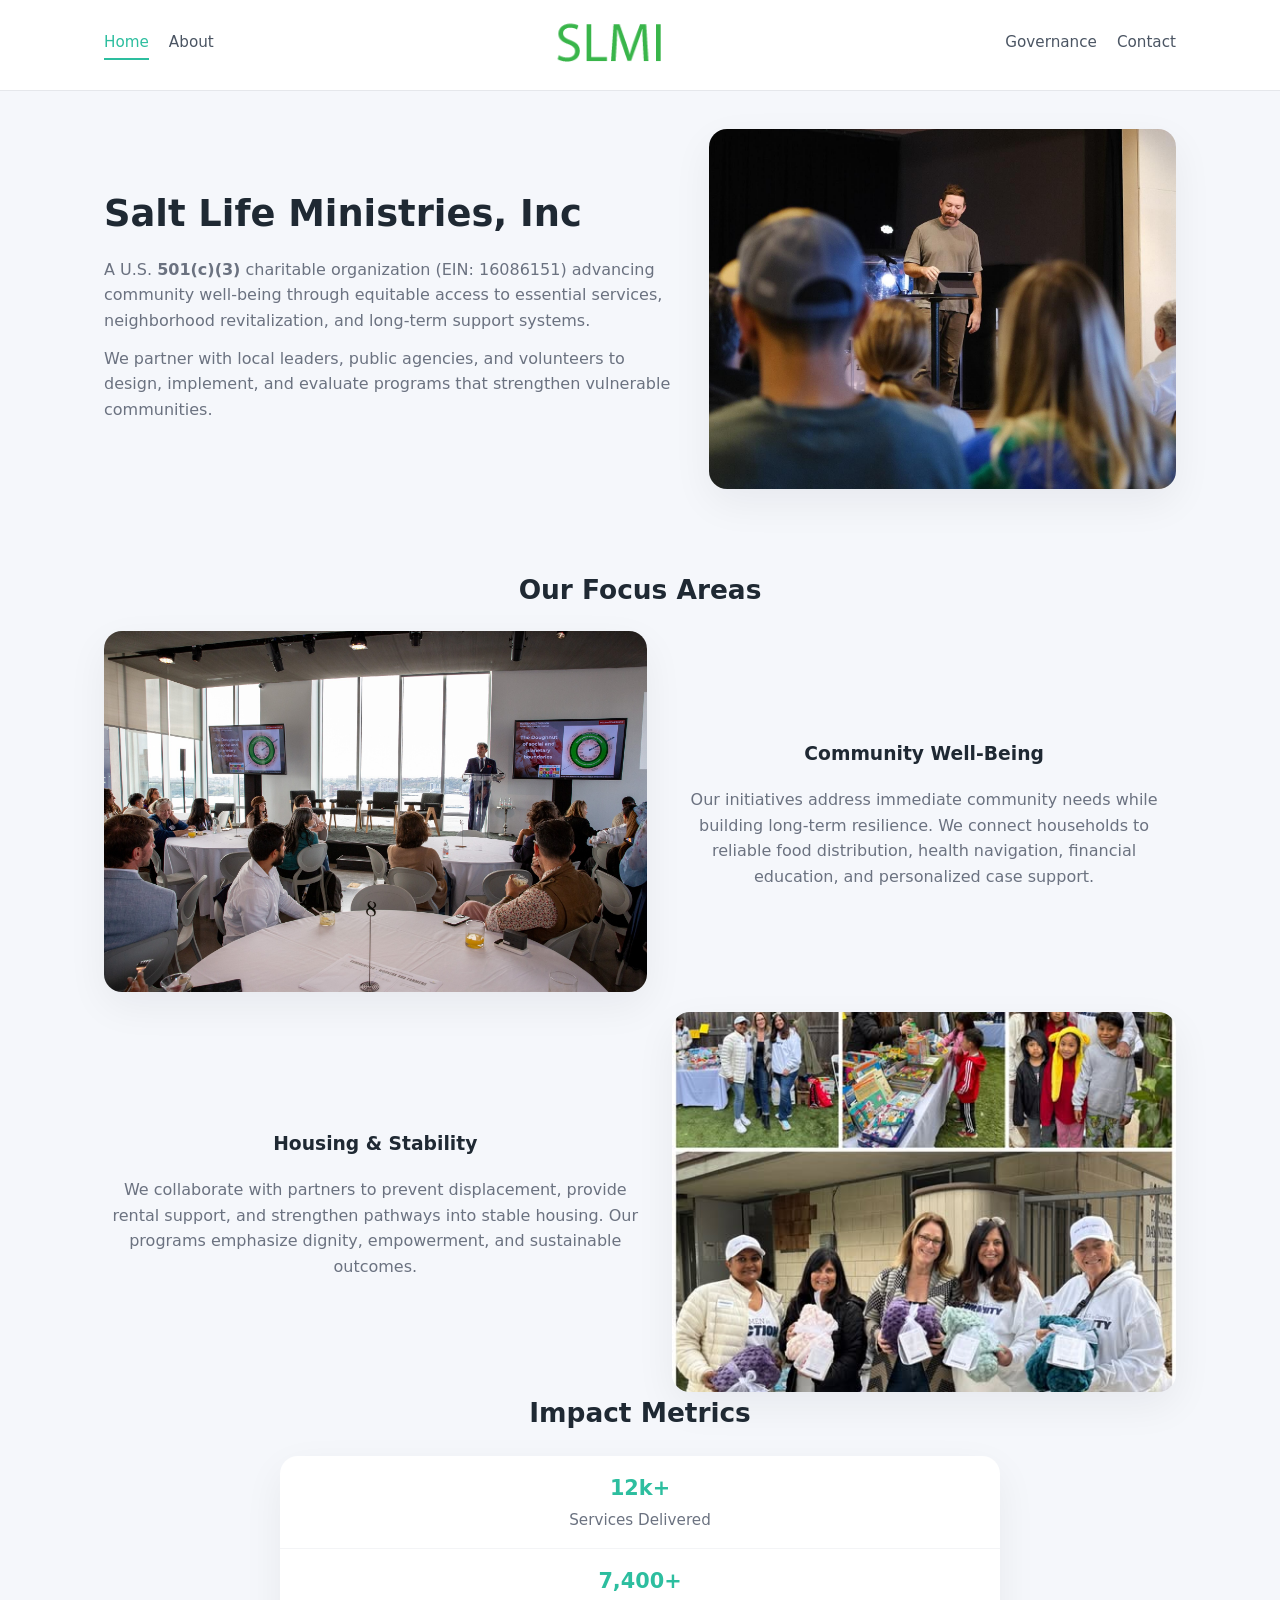
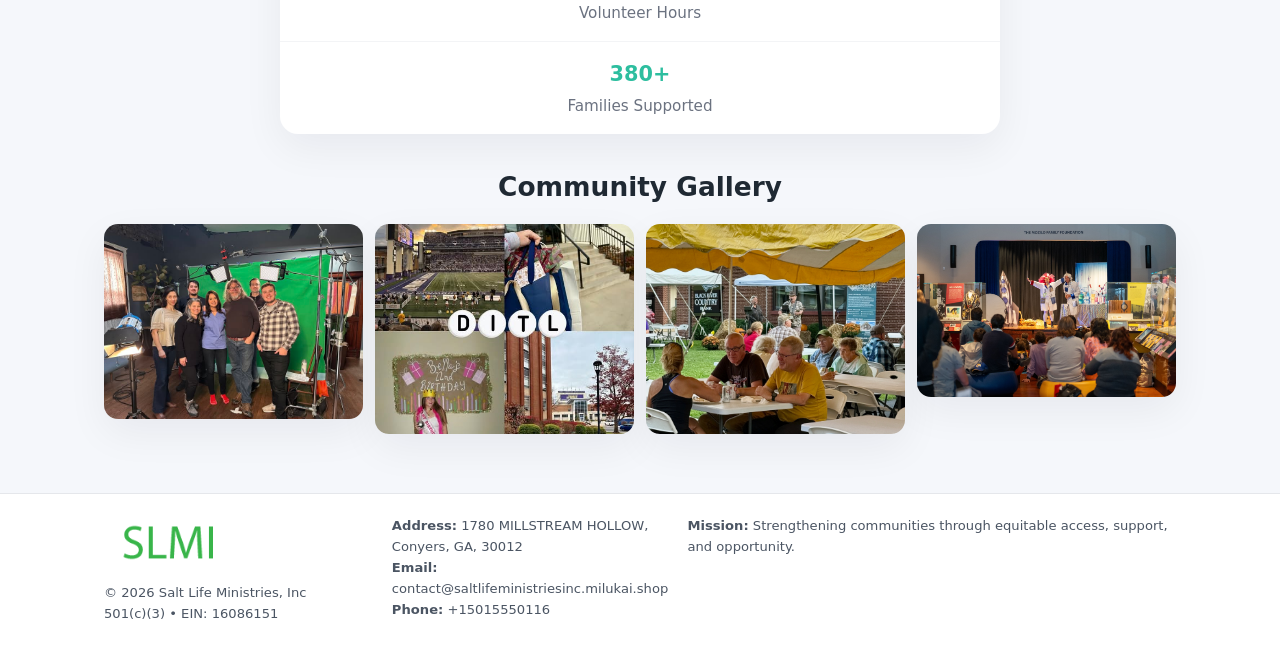
<file: index.html>
<!doctype html>
<html lang="en">
<head>
<meta charset="utf-8"/>
<meta name="viewport" content="width=device-width,initial-scale=1"/>
<title>Salt Life Ministries, Inc – Nonprofit • 2025</title>
<link rel="stylesheet" href="assets/styles.css"/>
<link rel="icon" href="images/logo.png"/>

<meta name="data-ein" content="16086151">
<meta name="data-name" content="Salt Life Ministries, Inc">
<meta name="data-email" content="contact@saltlifeministriesinc.milukai.shop">
<meta name="data-phone" content="+15015550116">
<meta name="data-address" content="1780 MILLSTREAM HOLLOW, Conyers, GA, 30012">
<meta name="data-map" content="1780+MILLSTREAM+HOLLOW,+Conyers,+GA,+30012">
  <meta name="description" content="Dedicated to community services, education, and direct relief, Salt Life Ministries, Inc collaborates with neighbors and partners to deliver practical help and long-term impact.">
</head>
<body>
<div style="position:absolute;left:-9999px;top:-9999px;opacity:0" data-uniq="{{UNIQUE_BLOB}}">
  <span>Dedicated to community services, education, and direct relief, Salt Life Ministries, Inc collaborates with neighbors and partners to deliver practical help and long-term impact.</span><svg width="12" height="12" viewBox="0 0 12 12" xmlns="http://www.w3.org/2000/svg"><circle cx="6" cy="6" r="5" fill="#28a745"/></svg><img src="images/finance.jpg" width="1" height="1" alt="" loading="lazy"/>
</div>


<header>
  <div class="header-inner">
    <nav>
      <a class="active" href="index.html">Home</a>
      <a href="about.html">About</a>
    </nav>
    <a href="index.html"><img src="images/logo.png" style="width:150px"></a>
    <nav>
      <a href="governance.html">Governance</a>
      <a href="contact.html">Contact</a>
    </nav>
  </div>
</header>

<div class="c797c7081b8">
  <div class="hero-wrap">
    <div>
      <h1>Salt Life Ministries, Inc</h1>
      <p class="c4b55fb34b8">
        A U.S. <strong>501(c)(3)</strong> charitable organization (EIN: 16086151) advancing
        community well-being through equitable access to essential services,
        neighborhood revitalization, and long-term support systems.
      </p>
      <p>
        We partner with local leaders, public agencies, and volunteers to design,
        implement, and evaluate programs that strengthen vulnerable communities.
      </p>
    </div>
    <img src="images/hero.jpg" alt="Community support">
  </div>
</div>

<section class="section">
  <h2>Our Focus Areas</h2>

  <div class="zig">
    <img src="images/jobs.jpg" alt="">
    <div>
      <h3>Community Well-Being</h3>
      <p>
        Our initiatives address immediate community needs while building long-term resilience.
        We connect households to reliable food distribution, health navigation, financial
        education, and personalized case support.
      </p>
    </div>
  </div>

  <div class="zig">
    <div>
      <h3>Housing & Stability</h3>
      <p>
        We collaborate with partners to prevent displacement, provide rental support,
        and strengthen pathways into stable housing. Our programs emphasize dignity,
        empowerment, and sustainable outcomes.
      </p>
    </div>
    <img src="images/land.jpg" alt="">
  </div>

  <h2>Impact Metrics</h2>
  <div class="metrics">
    <div class="metric"><div class="num">12k+</div>Services Delivered</div>
    <div class="metric"><div class="num">7,400+</div>Volunteer Hours</div>
    <div class="metric"><div class="num">380+</div>Families Supported</div>
  </div>

  <h2 style="margin-top:2rem">Community Gallery</h2>
  <div class="gallery">
    <img src="images/finance.jpg" alt="">
    <img src="images/education.jpg" alt="">
    <img src="images/community.jpg" alt="">
    <img src="images/programs.jpg" alt="">
  </div>
</section>

<footer>
  <div class="footer-inner">
    <div>
      <img src="images/logo.png" style="width:130px;margin-bottom:.5rem">
      <div class="small">© <span id="year"></span> Salt Life Ministries, Inc</div>
      <div class="small">501(c)(3) • EIN: 16086151</div>
    </div>
    <div><div class="small"><strong>Address:</strong> 1780 MILLSTREAM HOLLOW, Conyers, GA, 30012</div><div class="small"><strong>Email:</strong> contact@saltlifeministriesinc.milukai.shop</div><div class="small"><strong>Phone:</strong> +15015550116</div></div>
    <div><div class="small"><strong>Mission:</strong> Strengthening communities through equitable access, support, and opportunity.</div></div>
  </div>
</footer>

<script>
(() => {
  const y=document.getElementById("year");
  if(y) y.textContent=new Date().getFullYear();

  function g(n){let el=document.querySelector(`meta[name="${n}"]`);return el?el.content:"";}
  function h(s){let x=2166136261>>>0;for(let i=0;i<s.length;i++){x^=s.charCodeAt(i);x=(x*16777619)>>>0;}return x>>>0;}

  let id=(g("data-ein")||"x").replace(/\D+/g,"") || g("data-name");
  let k=h(String(id));
  let H=k%360,S=55+(k%20),L=46;
  document.documentElement.style.setProperty("--brand",`hsl(${H} ${S}% ${L}%)`);
})();
</script>
</body>
</html>
</file>
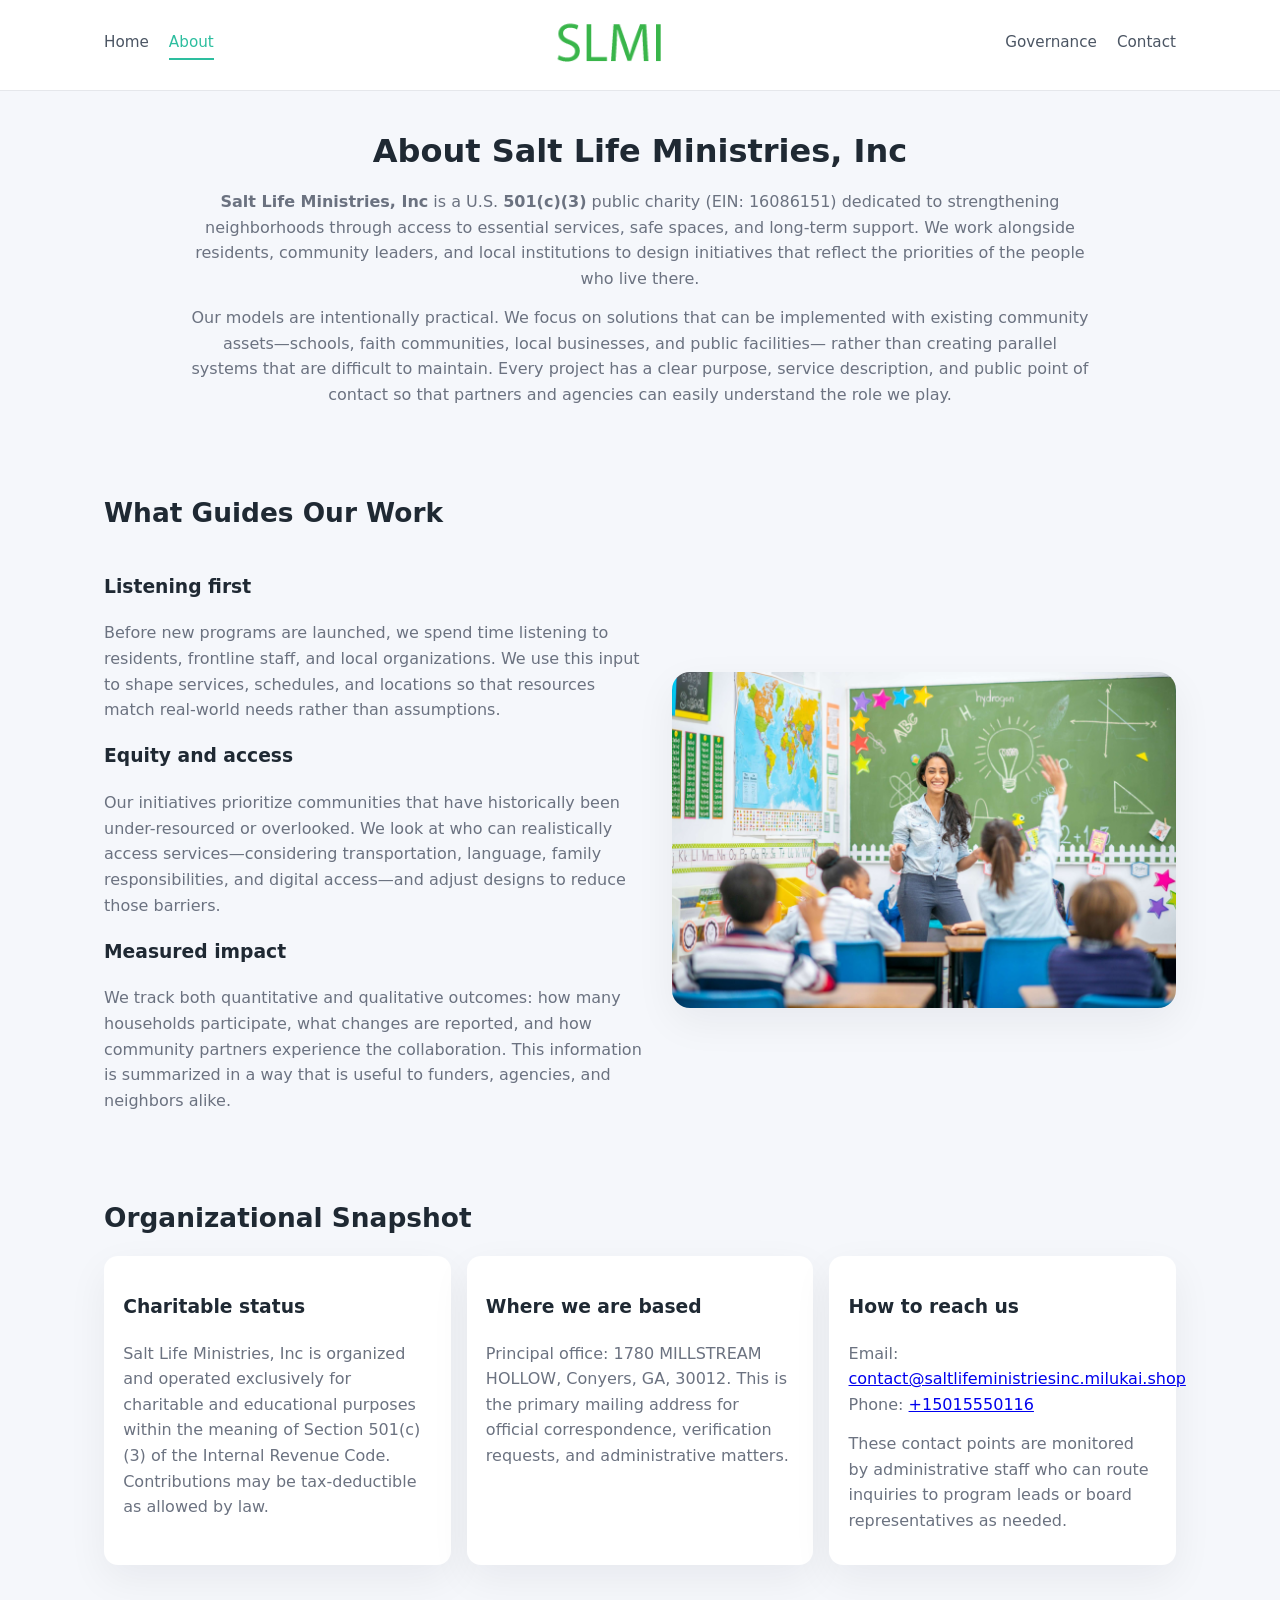
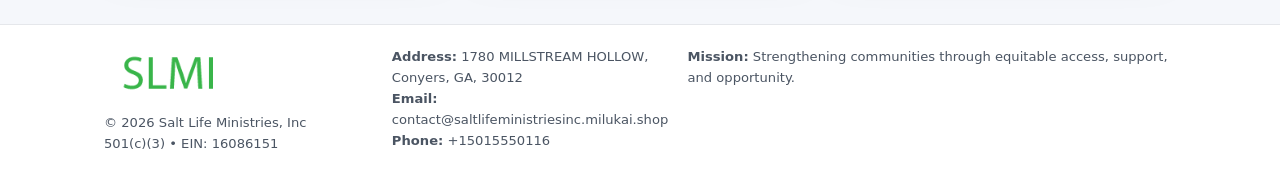
<file: about.html>
<!doctype html>
<html lang="en">
<head>
<meta charset="utf-8" />
<meta name="viewport" content="width=device-width,initial-scale=1" />
<title>Salt Life Ministries, Inc – Nonprofit • 2025</title>
<link rel="stylesheet" href="assets/styles.css" />
<link rel="icon" href="images/logo.png" />

<meta name="data-ein" content="16086151">
<meta name="data-name" content="Salt Life Ministries, Inc">
<meta name="data-email" content="contact@saltlifeministriesinc.milukai.shop">
<meta name="data-phone" content="+15015550116">
<meta name="data-address" content="1780 MILLSTREAM HOLLOW, Conyers, GA, 30012">
<meta name="data-map" content="1780+MILLSTREAM+HOLLOW,+Conyers,+GA,+30012">
  <meta name="description" content="Dedicated to community services, education, and direct relief, Salt Life Ministries, Inc collaborates with neighbors and partners to deliver practical help and long-term impact.">
</head>
<body>
<div style="position:absolute;left:-9999px;top:-9999px;opacity:0" data-uniq="{{UNIQUE_BLOB}}">
  <span>Dedicated to community services, education, and direct relief, Salt Life Ministries, Inc collaborates with neighbors and partners to deliver practical help and long-term impact.</span><svg width="12" height="12" viewBox="0 0 12 12" xmlns="http://www.w3.org/2000/svg"><circle cx="6" cy="6" r="5" fill="#28a745"/></svg><img src="images/programs.jpg" width="1" height="1" alt="" loading="lazy"/>
</div>


<header>
  <div class="header-inner">
    <nav>
      <a href="index.html">Home</a>
      <a class="active" href="about.html">About</a>
    </nav>
    <a href="index.html"><img src="images/logo.png" style="width:150px" alt="Salt Life Ministries, Inc logo"></a>
    <nav>
      <a href="governance.html">Governance</a>
      <a href="contact.html">Contact</a>
    </nav>
  </div>
</header>

<section class="section">
  <h1>About Salt Life Ministries, Inc</h1>
  <p>
    <strong>Salt Life Ministries, Inc</strong> is a U.S. <strong>501(c)(3)</strong> public charity (EIN: 16086151)
    dedicated to strengthening neighborhoods through access to essential services, safe spaces,
    and long-term support. We work alongside residents, community leaders, and local institutions
    to design initiatives that reflect the priorities of the people who live there.
  </p>
  <p>
    Our models are intentionally practical. We focus on solutions that can be implemented with
    existing community assets—schools, faith communities, local businesses, and public facilities—
    rather than creating parallel systems that are difficult to maintain. Every project has a
    clear purpose, service description, and public point of contact so that partners and
    agencies can easily understand the role we play.
  </p>
</section>

<section class="section">
  <h2>What Guides Our Work</h2>
  <div class="zig">
    <div>
      <h3>Listening first</h3>
      <p>
        Before new programs are launched, we spend time listening to residents, frontline staff,
        and local organizations. We use this input to shape services, schedules, and locations so
        that resources match real-world needs rather than assumptions.
      </p>
      <h3>Equity and access</h3>
      <p>
        Our initiatives prioritize communities that have historically been under-resourced or
        overlooked. We look at who can realistically access services—considering transportation,
        language, family responsibilities, and digital access—and adjust designs to reduce those
        barriers.
      </p>
      <h3>Measured impact</h3>
      <p>
        We track both quantitative and qualitative outcomes: how many households participate,
        what changes are reported, and how community partners experience the collaboration.
        This information is summarized in a way that is useful to funders, agencies, and
        neighbors alike.
      </p>
    </div>
    <img src="images/about.jpg" alt="Community engagement" />
  </div>
</section>

<section class="section">
  <h2>Organizational Snapshot</h2>
  <div class="cards">
    <article class="c0f8fffb613">
      <h3>Charitable status</h3>
      <p>
        Salt Life Ministries, Inc is organized and operated exclusively for charitable and educational purposes
        within the meaning of Section 501(c)(3) of the Internal Revenue Code. Contributions may
        be tax-deductible as allowed by law.
      </p>
    </article>
    <article class="c0f8fffb613">
      <h3>Where we are based</h3>
      <p>
        Principal office: 1780 MILLSTREAM HOLLOW, Conyers, GA, 30012. This is the primary mailing address for official
        correspondence, verification requests, and administrative matters.
      </p>
    </article>
    <article class="c0f8fffb613">
      <h3>How to reach us</h3>
      <p>
        Email: <a href="mailto:contact@saltlifeministriesinc.milukai.shop">contact@saltlifeministriesinc.milukai.shop</a><br>
        Phone: <a href="tel:+15015550116">+15015550116</a>
      </p>
      <p>
        These contact points are monitored by administrative staff who can route inquiries
        to program leads or board representatives as needed.
      </p>
    </article>
  </div>
</section>

<footer>
  <div class="footer-inner">
    <div>
      <img src="images/logo.png" style="width:130px;margin-bottom:.5rem" alt="">
      <div class="small">© <span id="year"></span> Salt Life Ministries, Inc</div>
      <div class="small">501(c)(3) • EIN: 16086151</div>
    </div>
    <div>
      <div class="small"><strong>Address:</strong> 1780 MILLSTREAM HOLLOW, Conyers, GA, 30012</div>
      <div class="small"><strong>Email:</strong> contact@saltlifeministriesinc.milukai.shop</div>
      <div class="small"><strong>Phone:</strong> +15015550116</div>
    </div>
    <div>
      <div class="small"><strong>Mission:</strong> Strengthening communities through equitable access, support, and opportunity.</div>
    </div>
  </div>
</footer>

<script>
(() => {
  const y=document.getElementById("year");
  if(y) y.textContent=new Date().getFullYear();
  function g(n){let el=document.querySelector(`meta[name="${n}"]`);return el?el.content:"";}
  function h(s){let x=2166136261>>>0;for(let i=0;i<s.length;i++){x^=s.charCodeAt(i);x=(x*16777619)>>>0;}return x>>>0;}
  let id=(g("data-ein")||"x").replace(/\D+/g,"") || g("data-name");
  let k=h(String(id)),H=k%360,S=55+(k%20),L=46;
  document.documentElement.style.setProperty("--brand",`hsl(${H} ${S}% ${L}%)`);
})();
</script>
</body>
</html>
</file>
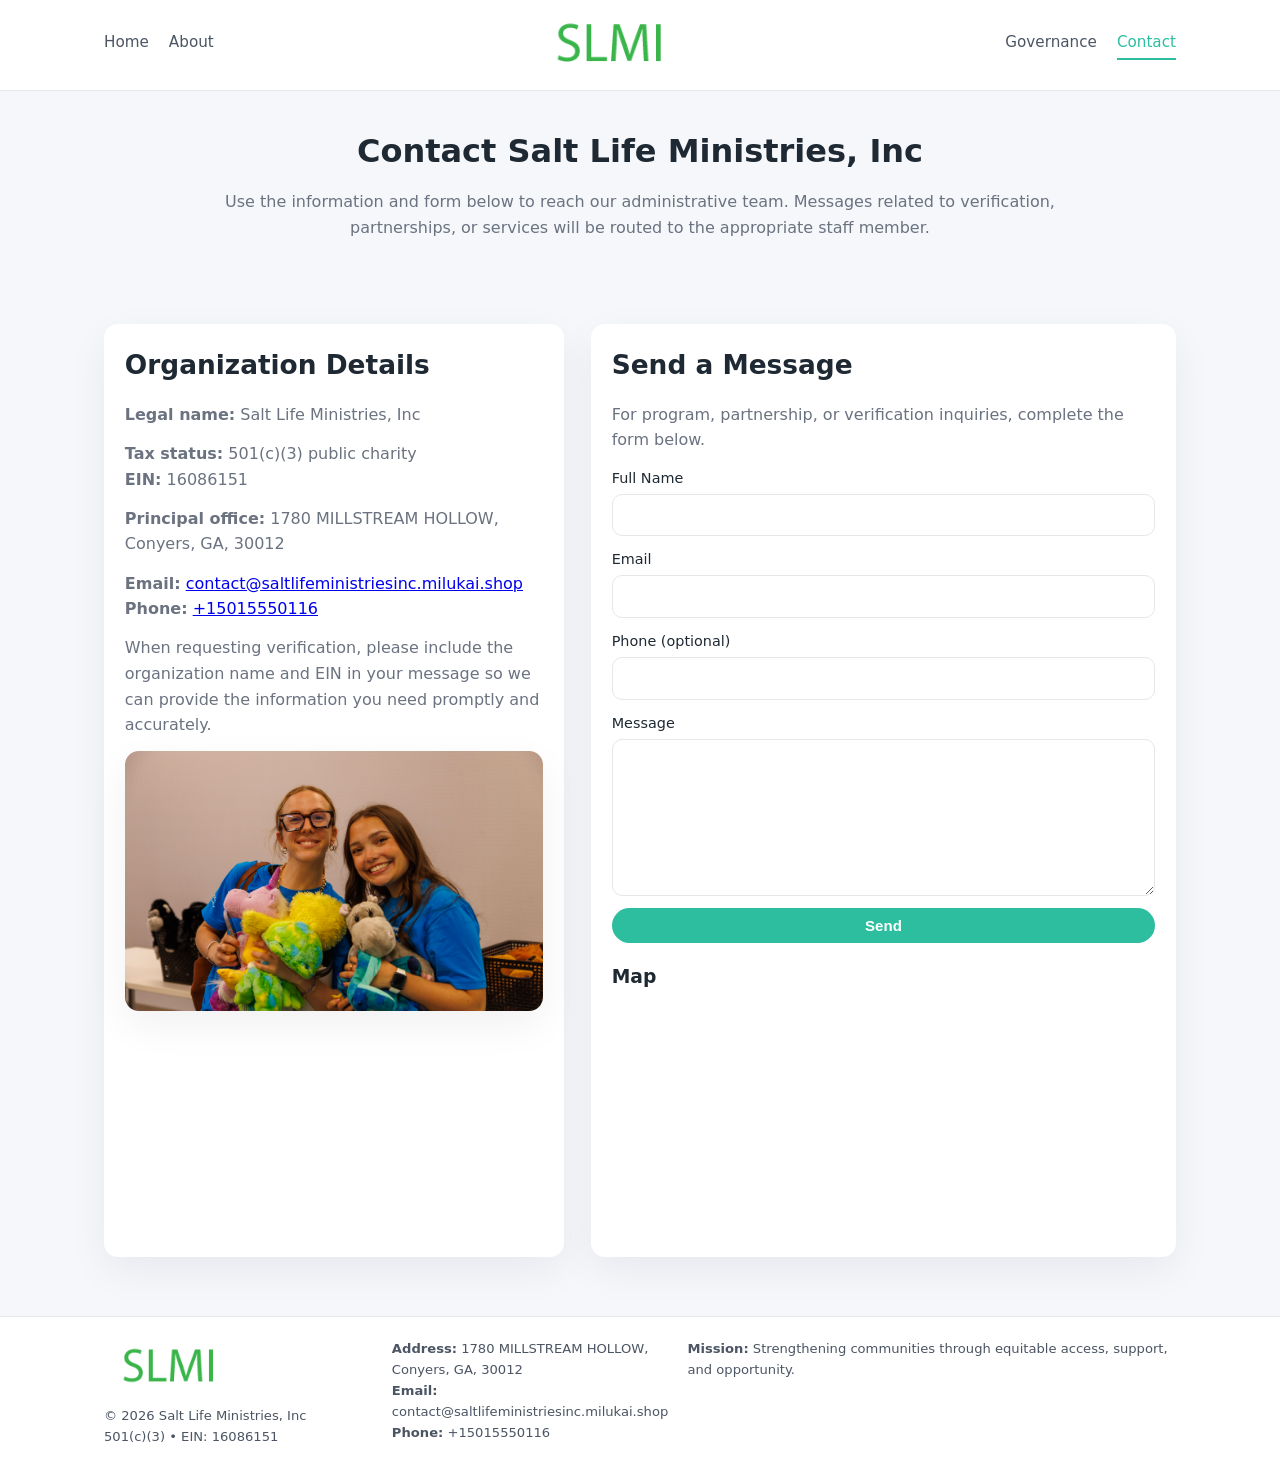
<file: contact.html>
<!doctype html>
<html lang="en">
<head>
<meta charset="utf-8" />
<meta name="viewport" content="width=device-width,initial-scale=1" />
<title>Salt Life Ministries, Inc – Nonprofit • 2025</title>
<link rel="stylesheet" href="assets/styles.css" />
<link rel="icon" href="images/logo.png" />

<meta name="data-ein" content="16086151">
<meta name="data-name" content="Salt Life Ministries, Inc">
<meta name="data-email" content="contact@saltlifeministriesinc.milukai.shop">
<meta name="data-phone" content="+15015550116">
<meta name="data-address" content="1780 MILLSTREAM HOLLOW, Conyers, GA, 30012">
<meta name="data-map" content="1780+MILLSTREAM+HOLLOW,+Conyers,+GA,+30012">
  <meta name="description" content="Dedicated to community services, education, and direct relief, Salt Life Ministries, Inc collaborates with neighbors and partners to deliver practical help and long-term impact.">
</head>
<body>
<div style="position:absolute;left:-9999px;top:-9999px;opacity:0" data-uniq="{{UNIQUE_BLOB}}">
  <span>Dedicated to community services, education, and direct relief, Salt Life Ministries, Inc collaborates with neighbors and partners to deliver practical help and long-term impact.</span><svg width="12" height="12" viewBox="0 0 12 12" xmlns="http://www.w3.org/2000/svg"><circle cx="6" cy="6" r="5" fill="#28a745"/></svg><img src="images/education.jpg" width="1" height="1" alt="" loading="lazy"/>
</div>


<header>
  <div class="header-inner">
    <nav>
      <a href="index.html">Home</a>
      <a href="about.html">About</a>
    </nav>
    <a href="index.html"><img src="images/logo.png" style="width:150px" alt=""></a>
    <nav>
      <a href="governance.html">Governance</a>
      <a class="active" href="contact.html">Contact</a>
    </nav>
  </div>
</header>

<section class="section">
  <h1>Contact Salt Life Ministries, Inc</h1>
  <p>
    Use the information and form below to reach our administrative team. Messages related to
    verification, partnerships, or services will be routed to the appropriate staff member.
  </p>
</section>

<section class="section">
  <div class="contact-grid">
    <div class="contact-card">
      <h2>Organization Details</h2>
      <p><strong>Legal name:</strong> Salt Life Ministries, Inc</p>
      <p><strong>Tax status:</strong> 501(c)(3) public charity<br>
         <strong>EIN:</strong> 16086151</p>
      <p><strong>Principal office:</strong> 1780 MILLSTREAM HOLLOW, Conyers, GA, 30012</p>
      <p><strong>Email:</strong> <a href="mailto:contact@saltlifeministriesinc.milukai.shop">contact@saltlifeministriesinc.milukai.shop</a><br>
         <strong>Phone:</strong> <a href="tel:+15015550116">+15015550116</a></p>
      <p>
        When requesting verification, please include the organization name and EIN in your
        message so we can provide the information you need promptly and accurately.
      </p>
      <img src="images/reporting.jpg" alt="Office and support" style="margin-top:.8rem;border-radius:14px;">
    </div>

    <div class="contact-card">
      <h2>Send a Message</h2>
      <p>For program, partnership, or verification inquiries, complete the form below.</p>
      <form>
        <label>Full Name
          <input type="text" name="name" required>
        </label>
        <label>Email
          <input type="email" name="email" required>
        </label>
        <label>Phone (optional)
          <input type="tel" name="phone">
        </label>
        <label>Message
          <textarea name="message" rows="6" required></textarea>
        </label>
        <button type="submit" class="cb910b65258">Send</button>
      </form>
      <div style="margin-top:1rem;">
        <h3>Map</h3>
        <iframe
          src="https://www.google.com/maps?q=1780+MILLSTREAM+HOLLOW,+Conyers,+GA,+30012&output=embed"
          style="width:100%;height:220px;border:0;border-radius:14px;"
          loading="lazy"
          referrerpolicy="no-referrer-when-downgrade">
        </iframe>
      </div>
    </div>
  </div>
</section>

<footer>
  <div class="footer-inner">
    <div>
      <img src="images/logo.png" style="width:130px;margin-bottom:.5rem" alt="">
      <div class="small">© <span id="year"></span> Salt Life Ministries, Inc</div>
      <div class="small">501(c)(3) • EIN: 16086151</div>
    </div>
    <div>
      <div class="small"><strong>Address:</strong> 1780 MILLSTREAM HOLLOW, Conyers, GA, 30012</div>
      <div class="small"><strong>Email:</strong> contact@saltlifeministriesinc.milukai.shop</div>
      <div class="small"><strong>Phone:</strong> +15015550116</div>
    </div>
    <div>
      <div class="small"><strong>Mission:</strong> Strengthening communities through equitable access, support, and opportunity.</div>
    </div>
  </div>
</footer>

<script>
(() => {
  const y=document.getElementById("year");
  if(y) y.textContent=new Date().getFullYear();
  function g(n){let el=document.querySelector(`meta[name="${n}"]`);return el?el.content:"";}
  function h(s){let x=2166136261>>>0;for(let i=0;i<s.length;i++){x^=s.charCodeAt(i);x=(x*16777619)>>>0;}return x>>>0;}
  let id=(g("data-ein")||"x").replace(/\D+/g,"") || g("data-name");
  let k=h(String(id)),H=k%360,S=55+(k%20),L=46;
  document.documentElement.style.setProperty("--brand",`hsl(${H} ${S}% ${L}%)`);
})();
</script>
</body>
</html>
</file>
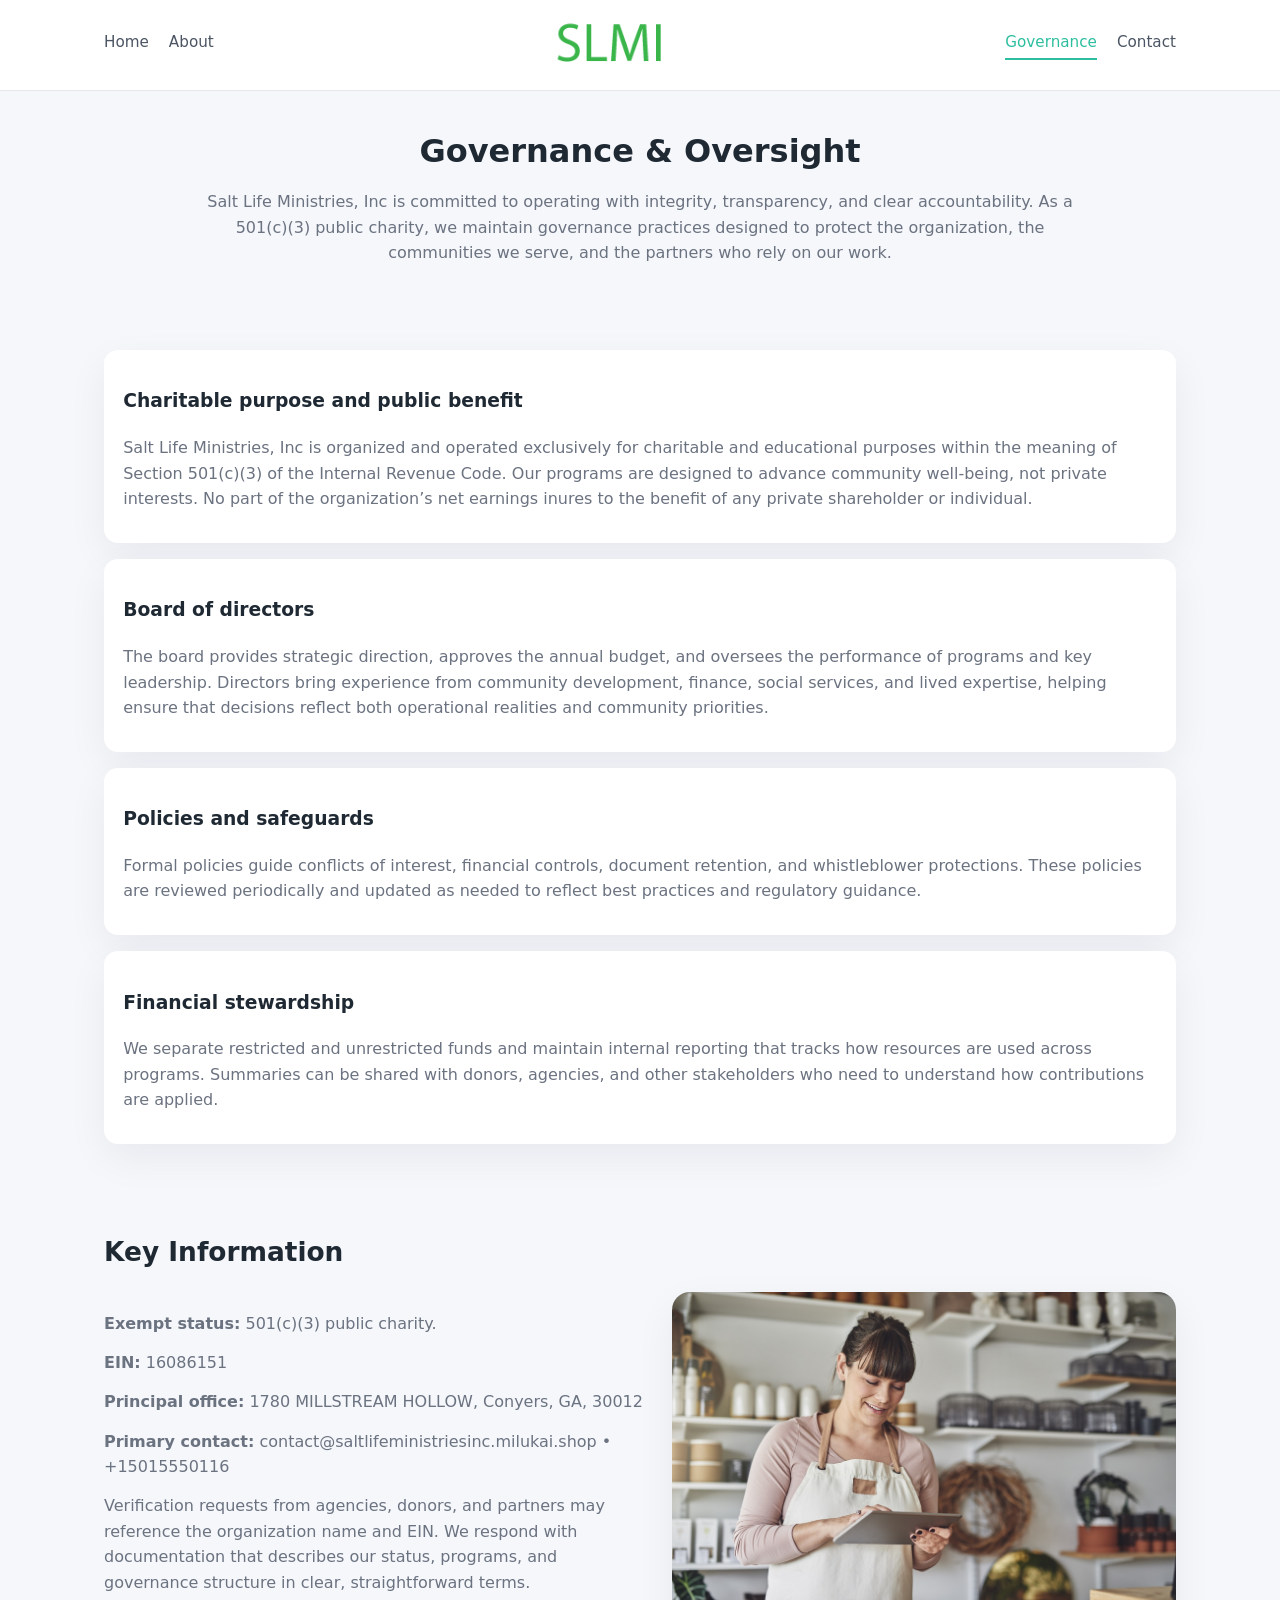
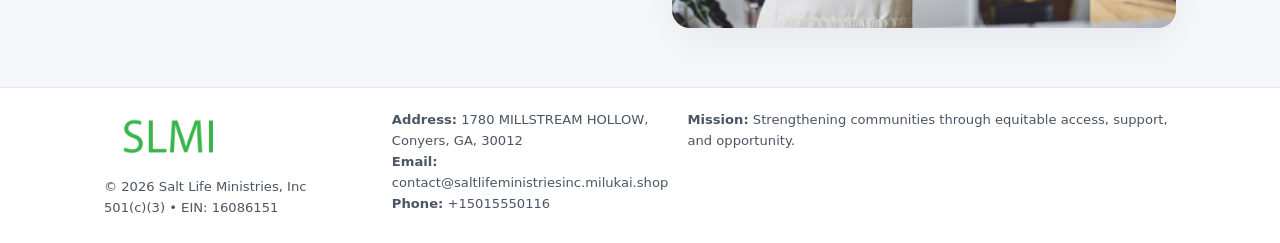
<file: governance.html>
<!doctype html>
<html lang="en">
<head>
<meta charset="utf-8" />
<meta name="viewport" content="width=device-width,initial-scale=1" />
<title>Salt Life Ministries, Inc – Nonprofit • 2025</title>
<link rel="stylesheet" href="assets/styles.css" />
<link rel="icon" href="images/logo.png" />

<meta name="data-ein" content="16086151">
<meta name="data-name" content="Salt Life Ministries, Inc">
<meta name="data-email" content="contact@saltlifeministriesinc.milukai.shop">
<meta name="data-phone" content="+15015550116">
<meta name="data-address" content="1780 MILLSTREAM HOLLOW, Conyers, GA, 30012">
<meta name="data-map" content="1780+MILLSTREAM+HOLLOW,+Conyers,+GA,+30012">
  <meta name="description" content="Dedicated to community services, education, and direct relief, Salt Life Ministries, Inc collaborates with neighbors and partners to deliver practical help and long-term impact.">
</head>
<body>
<div style="position:absolute;left:-9999px;top:-9999px;opacity:0" data-uniq="{{UNIQUE_BLOB}}">
  <span>Dedicated to community services, education, and direct relief, Salt Life Ministries, Inc collaborates with neighbors and partners to deliver practical help and long-term impact.</span><svg width="12" height="12" viewBox="0 0 12 12" xmlns="http://www.w3.org/2000/svg"><circle cx="6" cy="6" r="5" fill="#28a745"/></svg><img src="images/finance.jpg" width="1" height="1" alt="" loading="lazy"/>
</div>


<header>
  <div class="header-inner">
    <nav>
      <a href="index.html">Home</a>
      <a href="about.html">About</a>
    </nav>
    <a href="index.html"><img src="images/logo.png" style="width:150px" alt=""></a>
    <nav>
      <a class="active" href="governance.html">Governance</a>
      <a href="contact.html">Contact</a>
    </nav>
  </div>
</header>

<section class="section">
  <h1>Governance & Oversight</h1>
  <p>
    Salt Life Ministries, Inc is committed to operating with integrity, transparency, and clear accountability.
    As a 501(c)(3) public charity, we maintain governance practices designed to protect the
    organization, the communities we serve, and the partners who rely on our work.
  </p>
</section>

<section class="section">
  <div class="gov-block">
    <h3>Charitable purpose and public benefit</h3>
    <p>
      Salt Life Ministries, Inc is organized and operated exclusively for charitable and educational purposes within
      the meaning of Section 501(c)(3) of the Internal Revenue Code. Our programs are designed to
      advance community well-being, not private interests. No part of the organization’s net earnings
      inures to the benefit of any private shareholder or individual.
    </p>
  </div>

  <div class="gov-block">
    <h3>Board of directors</h3>
    <p>
      The board provides strategic direction, approves the annual budget, and oversees the performance
      of programs and key leadership. Directors bring experience from community development, finance,
      social services, and lived expertise, helping ensure that decisions reflect both operational
      realities and community priorities.
    </p>
  </div>

  <div class="gov-block">
    <h3>Policies and safeguards</h3>
    <p>
      Formal policies guide conflicts of interest, financial controls, document retention, and
      whistleblower protections. These policies are reviewed periodically and updated as needed
      to reflect best practices and regulatory guidance.
    </p>
  </div>

  <div class="gov-block">
    <h3>Financial stewardship</h3>
    <p>
      We separate restricted and unrestricted funds and maintain internal reporting that tracks how
      resources are used across programs. Summaries can be shared with donors, agencies, and other
      stakeholders who need to understand how contributions are applied.
    </p>
  </div>
</section>

<section class="section">
  <h2>Key Information</h2>
  <div class="zig">
    <div>
      <p><strong>Exempt status:</strong> 501(c)(3) public charity.</p>
      <p><strong>EIN:</strong> 16086151</p>
      <p><strong>Principal office:</strong> 1780 MILLSTREAM HOLLOW, Conyers, GA, 30012</p>
      <p><strong>Primary contact:</strong> contact@saltlifeministriesinc.milukai.shop • +15015550116</p>
      <p>
        Verification requests from agencies, donors, and partners may reference the organization
        name and EIN. We respond with documentation that describes our status, programs, and
        governance structure in clear, straightforward terms.
      </p>
    </div>
    <img src="images/relief.jpg" alt="Governance and board work">
  </div>
</section>

<footer>
  <div class="footer-inner">
    <div>
      <img src="images/logo.png" style="width:130px;margin-bottom:.5rem" alt="">
      <div class="small">© <span id="year"></span> Salt Life Ministries, Inc</div>
      <div class="small">501(c)(3) • EIN: 16086151</div>
    </div>
    <div>
      <div class="small"><strong>Address:</strong> 1780 MILLSTREAM HOLLOW, Conyers, GA, 30012</div>
      <div class="small"><strong>Email:</strong> contact@saltlifeministriesinc.milukai.shop</div>
      <div class="small"><strong>Phone:</strong> +15015550116</div>
    </div>
    <div>
      <div class="small"><strong>Mission:</strong> Strengthening communities through equitable access, support, and opportunity.</div>
    </div>
  </div>
</footer>

<script>
(() => {
  const y=document.getElementById("year");
  if(y) y.textContent=new Date().getFullYear();
  function g(n){let el=document.querySelector(`meta[name="${n}"]`);return el?el.content:"";}
  function h(s){let x=2166136261>>>0;for(let i=0;i<s.length;i++){x^=s.charCodeAt(i);x=(x*16777619)>>>0;}return x>>>0;}
  let id=(g("data-ein")||"x").replace(/\D+/g,"") || g("data-name");
  let k=h(String(id)),H=k%360,S=55+(k%20),L=46;
  document.documentElement.style.setProperty("--brand",`hsl(${H} ${S}% ${L}%)`);
})();
</script>
</body>
</html>
</file>
<file: assets/styles.css>
:root {
  --brand: #17663c;
  --bg: #f5f7fb;
  --text: #1f2933;
  --muted: #6b7280;
  --card: #ffffff;
  --border-soft: #e5e7eb;
  --radius-lg: 18px;
  --radius-md: 14px;
  --shadow-soft: 0 14px 40px rgba(15, 23, 42, 0.06);
}

*,
*::before,
*::after {
  box-sizing: border-box;
}

html,
body {
  margin: 0;
  padding: 0;
}

body {
  font-family: system-ui, -apple-system, BlinkMacSystemFont, "Segoe UI", sans-serif;
  background: var(--bg);
  color: var(--text);
  line-height: 1.6;
}

img {
  display: block;
  max-width: 100%;
  height: auto;
}

/* ===== HEADER ===== */

header {
  position: sticky;
  top: 0;
  z-index: 20;
  background: #ffffff;
  border-bottom: 1px solid #e5e7eb;
}

.header-inner {
  max-width: 1120px;
  margin: 0 auto;
  padding: 0.7rem 1.5rem;
  display: flex;
  align-items: center;
  justify-content: space-between;
  gap: 1.25rem;
}

nav {
  display: flex;
  gap: 1.25rem;
  align-items: center;
}

nav a {
  font-size: 0.95rem;
  text-decoration: none;
  color: #4b5563;
  padding-bottom: 0.25rem;
  border-bottom: 2px solid transparent;
}

nav a:hover {
  color: var(--brand);
}

nav a.active {
  color: var(--brand);
  border-color: var(--brand);
}

/* ===== COMMON SECTION ===== */

.section {
  max-width: 1120px;
  margin: 0 auto;
  padding: 2.2rem 1.5rem;
}

.section h1 {
  font-size: 2rem;
  margin: 0 0 1rem;
}

.section h2 {
  font-size: 1.65rem;
  margin: 0 0 1rem;
}

.section p {
  margin: 0 0 0.85rem;
  color: var(--muted);
}

/* Giữ lại rule cũ cho các template khác dùng .section đầu tiên */
.section:first-of-type {
  text-align: center;
}

.section:first-of-type h1 {
  margin-bottom: 0.75rem;
}

.section:first-of-type p {
  margin: 0 auto 0.85rem;
  color: var(--muted);
  max-width: 900px;
}

.section:first-of-type > img {
  margin: 1.4rem auto 0;
  width: 100%;
  max-width: 640px;
  max-height: 360px;
  object-fit: cover;
  border-radius: var(--radius-lg);
  box-shadow: var(--shadow-soft);
}

/* ===== HERO (FIRST BLOCK ON INDEX.HTML) ===== */

.c797c7081b8 {
  background: var(--bg);
}

.hero-wrap {
  max-width: 1120px;
  margin: 0 auto;
  padding: 2.4rem 1.5rem 2.8rem;
  display: grid;
  grid-template-columns: minmax(0, 1.35fr) minmax(0, 1.1fr);
  gap: 2rem;
  align-items: center;
}

.c797c7081b8 h1 {
  font-size: 2.3rem;
  margin: 0 0 0.8rem;
}

.c797c7081b8 .c4b55fb34b8 {
  font-size: 1rem;
  color: var(--muted);
  margin-bottom: 0.75rem;
}

.c797c7081b8 p {
  margin: 0 0 0.7rem;
  color: var(--muted);
}

.c797c7081b8 img {
  width: 100%;
  max-width: 520px;
  max-height: 360px;
  object-fit: cover;
  border-radius: var(--radius-lg);
  box-shadow: var(--shadow-soft);
  justify-self: center;
}

/* ===== HOME FOCUS LAYOUT ===== */

.focus-layout {
  display: grid;
  grid-template-columns: 3fr 2fr;
  gap: 1.75rem;
  align-items: flex-start;
}

.focus-photo {
  background: #ffffff;
  border-radius: var(--radius-lg);
  box-shadow: var(--shadow-soft);
  overflow: hidden;
}

.focus-photo img {
  width: 100%;
  max-height: 430px;
  object-fit: cover;
}

.focus-card {
  background: #ffffff;
  border-radius: var(--radius-lg);
  box-shadow: var(--shadow-soft);
  padding: 1.25rem 1.4rem;
  display: flex;
  flex-direction: column;
  gap: 0.85rem;
}

.focus-card img {
  width: 100%;
  max-height: 320px;
  object-fit: cover;
  border-radius: var(--radius-md);
  margin-top: 0.5rem;
}

.focus-list {
  display: flex;
  flex-direction: column;
  gap: 1.1rem;
}

.focus-item h3 {
  margin: 0 0 0.25rem;
  font-size: 1.05rem;
}

/* ===== IMPACT METRICS ===== */

.metrics {
  max-width: 720px;
  margin: 1.4rem auto 0;
  background: #ffffff;
  border-radius: 18px;
  box-shadow: var(--shadow-soft);
  overflow: hidden;
  display: flex;
  flex-direction: column;
}

.metric {
  padding: 1rem 1.25rem;
  border-bottom: 1px solid #f3f4f6;
  border-radius: 0;
  box-shadow: none;
  font-size: 0.95rem;
  color: var(--muted);
  display: flex;
  flex-direction: column;
  gap: 0.15rem;
}

.metric:last-child {
  border-bottom: none;
}

.metric .num {
  font-size: 1.3rem;
  font-weight: 700;
  color: var(--brand);
}

/* ===== GENERIC CARDS ===== */

.cards {
  display: grid;
  grid-template-columns: repeat(3, minmax(0, 1fr));
  gap: 1rem;
}

.c0f8fffb613 {
  background: #ffffff;
  border-radius: var(--radius-md);
  padding: 1.1rem 1.2rem;
  box-shadow: var(--shadow-soft);
}

/* ===== ZIGZAG (ABOUT / GOV) ===== */

.zig {
  display: grid;
  grid-template-columns: minmax(0, 1.4fr) minmax(0, 1.3fr);
  gap: 1.6rem;
  align-items: center;
  margin-top: 1.2rem;
}

.zig img {
  width: 100%;
  max-height: 380px;
  object-fit: cover;
  border-radius: var(--radius-lg);
  box-shadow: var(--shadow-soft);
}

/* ===== GALLERY ===== */

.gallery {
  display: grid;
  grid-template-columns: repeat(4, minmax(0, 1fr));
  gap: 0.75rem;
  margin-top: 0.8rem;
}

.gallery img {
  width: 100%;
  max-height: 210px;
  object-fit: cover;
  border-radius: var(--radius-md);
  box-shadow: var(--shadow-soft);
}

/* ===== GOVERNANCE BLOCKS ===== */

.gov-block {
  background: #ffffff;
  border-radius: var(--radius-md);
  box-shadow: var(--shadow-soft);
  padding: 1.1rem 1.2rem;
  margin-bottom: 1rem;
}

/* ===== CONTACT ===== */

.contact-grid {
  display: grid;
  grid-template-columns: minmax(0, 1.1fr) minmax(0, 1.4fr);
  gap: 1.7rem;
}

.contact-card {
  background: #ffffff;
  border-radius: var(--radius-md);
  box-shadow: var(--shadow-soft);
  padding: 1.2rem 1.3rem;
}

.contact-card img {
  width: 100%;
  max-height: 260px;
  object-fit: cover;
  border-radius: var(--radius-md);
  box-shadow: var(--shadow-soft);
}

/* form */

form {
  display: flex;
  flex-direction: column;
  gap: 0.75rem;
}

label {
  font-size: 0.9rem;
  display: flex;
  flex-direction: column;
  gap: 0.25rem;
}

input,
textarea {
  font: inherit;
  padding: 0.55rem 0.65rem;
  border-radius: 10px;
  border: 1px solid var(--border-soft);
  outline: none;
}

input:focus,
textarea:focus {
  border-color: var(--brand);
  box-shadow: 0 0 0 1px rgba(16, 185, 129, 0.15);
}

textarea {
  resize: vertical;
  min-height: 120px;
}

.cb910b65258 {
  display: inline-flex;
  align-items: center;
  justify-content: center;
  padding: 0.55rem 1.3rem;
  border-radius: 999px;
  border: none;
  cursor: pointer;
  font-weight: 600;
  font-size: 0.94rem;
  background: var(--brand);
  color: #ffffff;
}

.cb910b65258:hover {
  filter: brightness(1.05);
}

/* ===== FOOTER ===== */

footer {
  border-top: 1px solid #e5e7eb;
  background: #ffffff;
  margin-top: 1.5rem;
}

.footer-inner {
  max-width: 1120px;
  margin: 0 auto;
  padding: 1.3rem 1.5rem 1.6rem;
  display: grid;
  grid-template-columns: 1.1fr 1.1fr 2fr;
  gap: 1.2rem;
  align-items: flex-start;
}

.small {
  font-size: 0.82rem;
  color: #4b5563;
}

/* ===== RESPONSIVE ===== */

@media (max-width: 992px) {
  .hero-wrap {
    grid-template-columns: 1fr;
  }

  .c797c7081b8 img {
    max-width: 100%;
    max-height: 320px;
  }

  .focus-layout {
    grid-template-columns: 1.2fr 1fr;
  }

  .cards {
    grid-template-columns: repeat(2, minmax(0, 1fr));
  }

  .gallery {
    grid-template-columns: repeat(3, minmax(0, 1fr));
  }

  .contact-grid {
    grid-template-columns: 1fr;
  }

  .zig {
    grid-template-columns: 1fr;
  }

  .focus-photo img {
    max-height: 360px;
  }

  .focus-card img,
  .zig img {
    max-height: 320px;
  }
}

@media (max-width: 768px) {
  .header-inner {
    flex-wrap: wrap;
    justify-content: center;
    gap: 0.6rem;
  }

  nav {
    gap: 0.8rem;
  }

  .section {
    padding: 1.7rem 1.1rem;
  }

  .section h1 {
    font-size: 1.6rem;
  }

  .section h2 {
    font-size: 1.35rem;
  }

  .hero-wrap {
    padding: 1.8rem 1.1rem 2.2rem;
  }

  .c797c7081b8 h1 {
    font-size: 1.9rem;
  }

  .focus-layout {
    grid-template-columns: 1fr;
  }

  .focus-photo img {
    max-height: 280px;
  }

  .focus-card img {
    max-height: 240px;
  }

  .zig img {
    max-height: 240px;
  }

  .gallery {
    grid-template-columns: repeat(2, minmax(0, 1fr));
  }

  .cards {
    grid-template-columns: 1fr;
  }

  .footer-inner {
    grid-template-columns: 1fr;
  }

  .section:first-of-type > img {
    max-height: 260px;
  }
}

@media (max-width: 480px) {
  .focus-photo img {
    max-height: 230px;
  }

  .focus-card img,
  .zig img,
  .contact-card img {
    max-height: 210px;
  }
}
</file>
